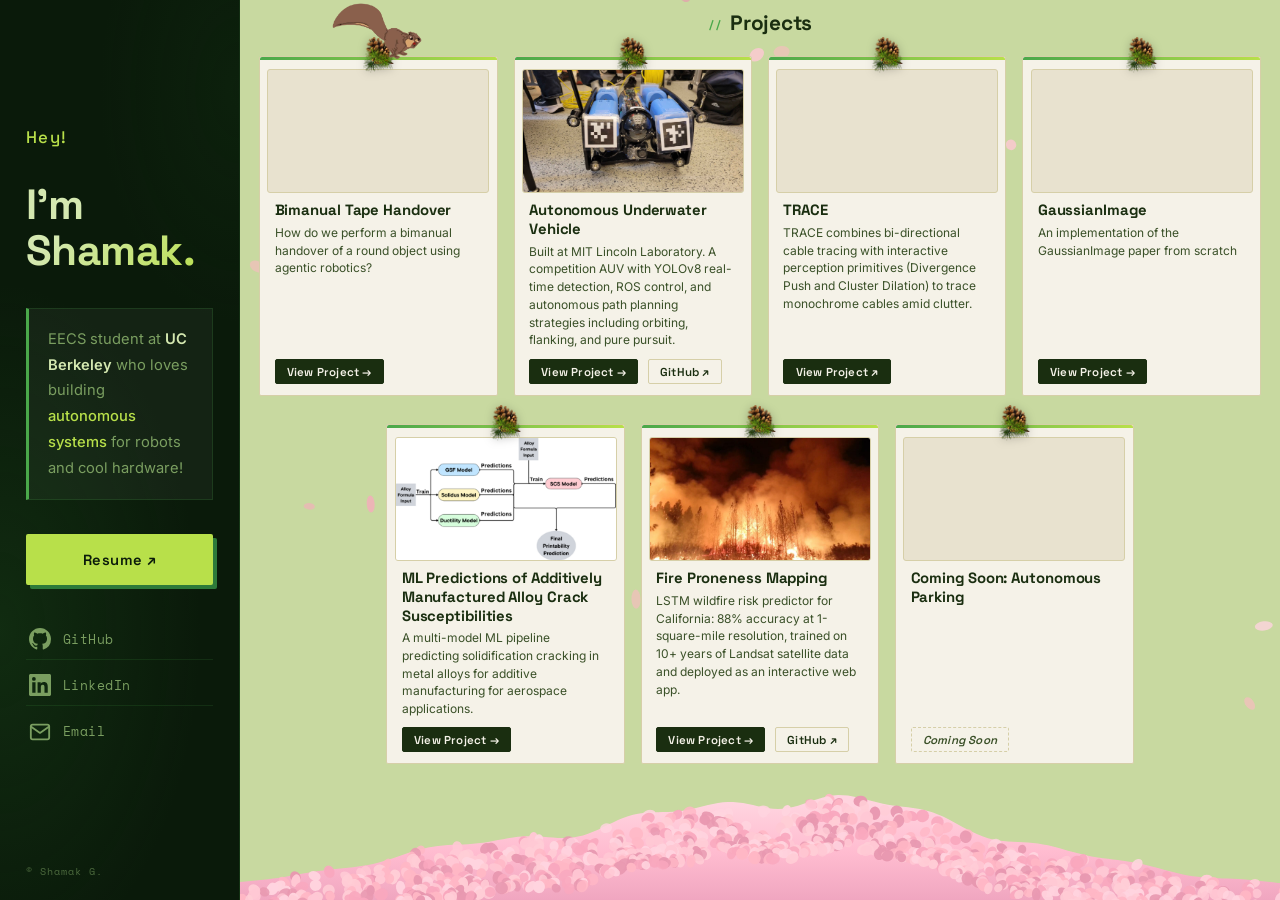
<file: index.html>
<!DOCTYPE html>
<html lang="en">
<head>
  <meta charset="UTF-8">
  <meta name="viewport" content="width=device-width, initial-scale=1.0">
  <meta name="description" content="Shamak G. — EECS student at UC Berkeley who loves building autonomous systems for robots and cool hardware.">
  <meta property="og:title" content="Shamak G. | Portfolio">
  <meta property="og:description" content="EECS student at UC Berkeley — autonomous systems, ML, and hardware.">
  <title>Shamak G. | Portfolio</title>
  <link rel="preconnect" href="https://fonts.googleapis.com">
  <link rel="preconnect" href="https://fonts.gstatic.com" crossorigin>
  <link href="https://fonts.googleapis.com/css2?family=Space+Grotesk:wght@300;400;500;600;700&family=Inter:wght@300;400;500;600&family=Space+Mono:wght@400;700&display=swap" rel="stylesheet">
  <link rel="stylesheet" href="style.css">
</head>
<body>

  <div class="layout">

    <!-- SIDEBAR -->
    <aside id="sidebar">
      <div class="sidebar-inner">
        <p class="greeting">Hey!</p>
        <h1 class="hero-name">I'm Shamak.</h1>
        <div class="bio-card">
          <p>EECS student at <strong>UC Berkeley</strong> who loves building
          <em>autonomous systems</em> for robots and cool hardware!</p>
        </div>
        <div class="sidebar-actions">
          <a href="resume.pdf" target="_blank" rel="noopener" class="btn-pixel">Resume ↗</a>
        </div>
        <div class="social-bar">
          <a href="https://github.com/shamakg" target="_blank" rel="noopener" class="social-icon" aria-label="GitHub">
            <svg width="22" height="22" viewBox="0 0 24 24" fill="currentColor" aria-hidden="true">
              <path d="M12 0C5.37 0 0 5.37 0 12c0 5.31 3.435 9.795 8.205 11.385.6.105.825-.255.825-.57 0-.285-.015-1.23-.015-2.235-3.015.555-3.795-.735-4.035-1.41-.135-.345-.72-1.41-1.23-1.695-.42-.225-1.02-.78-.015-.795.945-.015 1.62.87 1.845 1.23 1.08 1.815 2.805 1.305 3.495.99.105-.78.42-1.305.765-1.605-2.67-.3-5.46-1.335-5.46-5.925 0-1.305.465-2.385 1.23-3.225-.12-.3-.54-1.53.12-3.18 0 0 1.005-.315 3.3 1.23.96-.27 1.98-.405 3-.405s2.04.135 3 .405c2.295-1.56 3.3-1.23 3.3-1.23.66 1.65.24 2.88.12 3.18.765.84 1.23 1.905 1.23 3.225 0 4.605-2.805 5.625-5.475 5.925.435.375.81 1.095.81 2.22 0 1.605-.015 2.895-.015 3.3 0 .315.225.69.825.57A12.02 12.02 0 0 0 24 12c0-6.63-5.37-12-12-12z"/>
            </svg>
            <span class="social-label">GitHub</span>
          </a>
          <a href="https://www.linkedin.com/in/shamakgowda" target="_blank" rel="noopener" class="social-icon" aria-label="LinkedIn">
            <svg width="22" height="22" viewBox="0 0 24 24" fill="currentColor" aria-hidden="true">
              <path d="M20.447 20.452h-3.554v-5.569c0-1.328-.027-3.037-1.852-3.037-1.853 0-2.136 1.445-2.136 2.939v5.667H9.351V9h3.414v1.561h.046c.477-.9 1.637-1.85 3.37-1.85 3.601 0 4.267 2.37 4.267 5.455v6.286zM5.337 7.433a2.062 2.062 0 0 1-2.063-2.065 2.064 2.064 0 1 1 2.063 2.065zm1.782 13.019H3.555V9h3.564v11.452zM22.225 0H1.771C.792 0 0 .774 0 1.729v20.542C0 23.227.792 24 1.771 24h20.451C23.2 24 24 23.227 24 22.271V1.729C24 .774 23.2 0 22.222 0h.003z"/>
            </svg>
            <span class="social-label">LinkedIn</span>
          </a>
          <a href="mailto:shamakg@berkeley.edu" class="social-icon" aria-label="Email">
            <svg width="22" height="22" viewBox="0 0 24 24" fill="none" stroke="currentColor" stroke-width="2" stroke-linecap="round" stroke-linejoin="round" aria-hidden="true">
              <rect x="2" y="4" width="20" height="16" rx="2"/><path d="m22 6-10 7L2 6"/>
            </svg>
            <span class="social-label">Email</span>
          </a>
        </div>
      </div>
      <p class="sidebar-foot">© Shamak G.</p>
    </aside>

    <!-- PROJECTS -->
    <main id="projects">
      <canvas id="petals-canvas"></canvas>
      <div class="projects-container">
        <h2 class="section-heading">
          <span class="heading-deco">// </span>Projects
        </h2>
        <div class="projects-grid" id="projects-grid">
          <!-- Injected by app.js -->
        </div>
      </div>
      <canvas id="squirrel-canvas"></canvas>
    </main>

  </div>

  <script src="app.js"></script>
</body>
</html>
</file>
<file: style.css>
/* ============================================================
   CSS VARIABLES
   ============================================================ */
:root {
  --dark-bg:        #0a1a0a;
  --dark-bg-2:      #122012;
  --projects-bg:    #c8d9a0;
  --card-bg:        #f5f2e8;
  --card-border:    #d6cfa8;

  --lime:           #b8e04a;
  --green:          #4aa84a;
  --green-dark:     #2d7a3a;
  --pink:           #ffb7c5;
  --pink-dark:      #e898b0;

  --text-light:     #d4e8b0;
  --text-muted:     #7a9e60;
  --text-dark:      #1a2e10;
  --text-dark-2:    #3a5028;

  --font-display:   'Space Grotesk', sans-serif;
  --font-body:      'Inter', sans-serif;
  --font-mono:      'Space Mono', monospace;
}

/* ============================================================
   RESET & BASE
   ============================================================ */
*, *::before, *::after { box-sizing: border-box; margin: 0; padding: 0; }

html { scroll-behavior: smooth; }

body {
  font-family: var(--font-body);
  background: var(--dark-bg);
  color: var(--text-light);
  overflow-x: hidden;
}

/* ============================================================
   PAGE LAYOUT — sidebar + projects pane
   ============================================================ */
.layout {
  display: grid;
  grid-template-columns: clamp(240px, 17.5vw, 300px) 1fr;
  height: 100vh;
  height: 100dvh;
}

#sidebar {
  position: relative;
  display: flex;
  flex-direction: column;
  justify-content: space-between;
  padding: 2.4rem 1.6rem 1.3rem;
  background:
    radial-gradient(ellipse 120% 55% at 0% 70%, rgba(30,80,30,0.32) 0%, transparent 70%),
    radial-gradient(ellipse 90% 40% at 100% 10%, rgba(20,55,20,0.22) 0%, transparent 65%),
    var(--dark-bg);
  border-right: 1px solid rgba(74,168,74,0.14);
  overflow-y: auto;
}

.sidebar-inner {
  display: flex;
  flex-direction: column;
  gap: 1.3rem;
  margin: auto 0;          /* vertically centred when there's room */
}

.sidebar-actions { display: flex; gap: 0.8rem; flex-wrap: wrap;
  opacity: 0; animation: fadeInUp 0.7s ease 0.75s forwards; }

.sidebar-foot {
  font-family: var(--font-mono);
  font-size: 0.65rem;
  color: rgba(122,158,96,0.6);
  letter-spacing: 1px;
  margin-top: 1.5rem;
}

.greeting {
  font-family: var(--font-display);
  font-size: 1.1rem;
  font-weight: 500;
  color: var(--lime);
  letter-spacing: 1.5px;
  opacity: 0;
  animation: fadeInUp 0.7s ease 0.15s forwards;
}

.hero-name {
  font-family: var(--font-display);
  font-size: clamp(2.2rem, 3vw, 2.9rem);
  font-weight: 700;
  color: var(--text-light);
  line-height: 1.08;
  letter-spacing: -0.5px;
  opacity: 0;
  animation: fadeInUp 0.7s ease 0.35s forwards;
  background: linear-gradient(135deg, #d4e8b0 30%, #b8e04a 100%);
  -webkit-background-clip: text;
  -webkit-text-fill-color: transparent;
  background-clip: text;
}

.bio-card {
  background: rgba(255,255,255,0.04);
  border: 1px solid rgba(74,168,74,0.18);
  border-left: 3px solid var(--green);
  padding: 1rem 1.15rem;
  opacity: 0;
  animation: fadeInUp 0.7s ease 0.55s forwards;
}

.bio-card p {
  font-family: var(--font-body);
  font-size: 0.9rem;
  line-height: 1.75;
  color: var(--text-muted);
  font-weight: 400;
}

.bio-card strong { color: var(--text-light); font-weight: 600; }
.bio-card em { color: var(--lime); font-style: normal; font-weight: 500; }

/* ---- Primary button ---- */
.btn-pixel {
  display: inline-block;
  font-family: var(--font-display);
  font-size: 0.85rem;
  font-weight: 600;
  letter-spacing: 0.5px;
  color: var(--dark-bg);
  background: var(--lime);
  padding: 0.85rem 1.8rem;
  text-decoration: none;
  border: 2px solid var(--lime);
  border-radius: 2px;
  transition: transform 0.15s ease, box-shadow 0.15s ease, background 0.2s;
  box-shadow: 4px 4px 0 var(--green-dark);
}

.btn-pixel:hover {
  transform: translate(-2px, -2px);
  box-shadow: 6px 6px 0 var(--green-dark);
}

.btn-pixel:active {
  transform: translate(1px, 1px);
  box-shadow: 2px 2px 0 var(--green-dark);
}

/* ---- Ghost button ---- */
.btn-ghost {
  display: inline-block;
  font-family: var(--font-display);
  font-size: 0.85rem;
  font-weight: 600;
  letter-spacing: 0.5px;
  color: var(--lime);
  background: transparent;
  padding: 0.85rem 1.8rem;
  text-decoration: none;
  border: 2px solid rgba(184,224,74,0.4);
  border-radius: 2px;
  transition: border-color 0.2s, background 0.2s, transform 0.15s;
}

.btn-ghost:hover {
  border-color: var(--lime);
  background: rgba(184,224,74,0.08);
  transform: translateY(-2px);
}

/* ---- Social bar ---- */
.social-bar {
  display: flex;
  gap: 1.2rem;
  opacity: 0;
  animation: fadeInUp 0.7s ease 0.95s forwards;
}

.social-icon {
  color: var(--text-muted);
  display: flex;
  align-items: center;
  transition: color 0.2s, transform 0.2s;
}

.social-icon:hover {
  color: var(--lime);
  transform: translateY(-3px);
}

/* ============================================================
   PROJECTS SECTION
   ============================================================ */
#projects {
  position: relative;
  background: var(--projects-bg);
  padding: 2rem 0 3rem;
  overflow-x: hidden;
  overflow-y: auto;        /* safety valve on very short screens */
}

#petals-canvas {
  position: absolute;
  top: 0; left: 0;
  width: 100%; height: 100%;
  pointer-events: none;
  z-index: 1;
}

#squirrel-canvas {
  position: absolute;
  top: 0; left: 0;
  pointer-events: none;
  z-index: 10;
  image-rendering: pixelated;
  image-rendering: crisp-edges;
}

.projects-container {
  position: relative;
  z-index: 2;
  max-width: 1200px;
  margin: 0 auto;
  padding: 0 2.5rem;
}

.section-heading {
  font-family: var(--font-display);
  font-size: clamp(1.6rem, 3vw, 2.2rem);
  font-weight: 700;
  color: var(--text-dark);
  margin-bottom: 2rem;
  text-align: center;
  letter-spacing: -0.3px;
}

.heading-deco {
  font-family: var(--font-mono);
  font-size: 0.55em;
  color: var(--green);
  vertical-align: middle;
  margin-right: 0.2em;
}

/* ---- Project grid ---- */
.projects-grid {
  display: grid;
  grid-template-columns: repeat(3, 1fr);
  gap: 1.8rem 1.8rem;
}

/* ---- Project card ---- */
.project-card {
  position: relative;
  background: var(--card-bg);
  border: 1.5px solid var(--card-border);
  padding: 1.5rem 1.5rem 1.2rem;
  margin-top: 1rem;
  transition: transform 0.25s ease, box-shadow 0.25s ease;
  transform-origin: center top;
  border-radius: 2px;
}

/* ---- Card thumbnail (placeholder image) ---- */
.card-thumb {
  display: block;
  width: 100%;
  aspect-ratio: 25 / 14;
  overflow: hidden;
  border-radius: 3px;
  border: 1px solid var(--card-border);
  margin-bottom: 0.85rem;
  background: #e8e2cf;
  position: relative;
}

.card-thumb img,
.card-thumb video {
  position: absolute;
  inset: 0;
  width: 100%;
  height: 100%;
  object-fit: cover;
  display: block;
  transition: transform 0.35s ease;
}

.project-card:hover .card-thumb img,
.project-card:hover .card-thumb video { transform: scale(1.05); }

.project-card::before {
  content: '';
  position: absolute;
  top: 0; left: 0; right: 0;
  height: 3px;
  background: linear-gradient(90deg, var(--green) 0%, var(--lime) 100%);
  border-radius: 2px 2px 0 0;
}

.project-card:hover {
  transform: translateY(-5px);
  box-shadow: 0 12px 40px rgba(0,0,0,0.12);
}

.project-card.tilting {
  animation: tiltImpact 0.55s ease-out forwards;
}

/* ---- Pinecone pin ---- */
.pinecone {
  position: absolute;
  top: -20px;
  left: 50%;
  transform: translateX(-50%);
  width: 36px;
  height: 36px;
  object-fit: contain;
  z-index: 3;
  filter: drop-shadow(0 2px 5px rgba(0,0,0,0.28));
  transition: transform 0.25s ease;
}

.project-card:hover .pinecone {
  transform: translateX(-50%) rotate(-10deg) scale(1.12);
}

/* ---- Card content ---- */
.project-title {
  font-family: var(--font-display);
  font-size: 1.05rem;
  font-weight: 700;
  color: var(--text-dark);
  line-height: 1.25;
  margin-bottom: 0.45rem;
  letter-spacing: -0.1px;
}

.project-desc {
  font-family: var(--font-body);
  font-size: 0.82rem;
  color: var(--text-dark-2);
  line-height: 1.6;
  margin-bottom: 0.7rem;
  font-weight: 400;
}

.tech-tags {
  display: flex;
  flex-wrap: wrap;
  gap: 0.35rem;
  margin-bottom: 0.75rem;
}

.tech-tag {
  font-family: var(--font-mono);
  font-size: 0.65rem;
  color: var(--green-dark);
  background: rgba(45,122,58,0.1);
  border: 1px solid rgba(45,122,58,0.25);
  padding: 0.25rem 0.55rem;
  border-radius: 2px;
}

.card-links {
  display: flex;
  gap: 0.6rem;
}

.card-link {
  font-family: var(--font-display);
  font-size: 0.75rem;
  font-weight: 600;
  color: var(--text-dark);
  text-decoration: none;
  padding: 0.4rem 0.85rem;
  border: 1.5px solid var(--card-border);
  border-radius: 2px;
  letter-spacing: 0.2px;
  transition: background 0.2s, color 0.2s, border-color 0.2s;
}

.card-link:hover {
  background: var(--text-dark);
  color: var(--card-bg);
  border-color: var(--text-dark);
}

.card-link--primary {
  background: var(--text-dark);
  color: var(--card-bg);
  border-color: var(--text-dark);
}

.card-link--primary:hover {
  background: var(--green-dark);
  border-color: var(--green-dark);
}

.card-link--soon {
  color: var(--text-dark-2);
  background: transparent;
  border-style: dashed;
  cursor: default;
  font-style: italic;
}

/* ============================================================
   KEYFRAME ANIMATIONS
   ============================================================ */
@keyframes fadeInUp {
  from { opacity: 0; transform: translateY(18px); }
  to   { opacity: 1; transform: translateY(0); }
}

@keyframes fadeIn {
  from { opacity: 0; }
  to   { opacity: 1; }
}

@keyframes tiltImpact {
  0%   { transform: translateY(-5px) rotate(0deg); }
  20%  { transform: translateY(-5px) rotate(-3.5deg); }
  45%  { transform: translateY(-5px) rotate(3deg); }
  65%  { transform: translateY(-5px) rotate(-1.5deg); }
  82%  { transform: translateY(-5px) rotate(0.8deg); }
  100% { transform: translateY(-5px) rotate(0deg); }
}

/* ---- Desktop: fit every project card in one view ----
   4 compact columns, last row centred. equalizeCardHeights() in
   app.js gives every card the height of the tallest one. */
@media (min-width: 1101px) {
  #projects { padding: 0.6rem 0 0; }
  .projects-container { max-width: 1520px; padding: 0 1.2rem; }
  .section-heading { font-size: 1.3rem; margin-bottom: 0.3rem; }

  .projects-grid {
    display: flex;
    flex-wrap: wrap;
    justify-content: center;
    gap: 0.75rem 1rem;
  }
  .project-card {
    flex: 0 0 calc((100% - 3 * 1rem) / 4);
    display: flex;
    flex-direction: column;
    padding: 0.75rem 0.9rem 0.7rem;
  }
  /* Thumbnail height is set by equalizeCardHeights() in app.js: it gets
     whatever vertical space is left after the text, so every card fits in
     one view. The aspect ratio matches the JS one as a fallback. */
  .card-thumb { aspect-ratio: 600 / 336; width: calc(100% + 0.9rem); margin: 0 -0.45rem 0.5rem; }
  .project-title {
    font-size: 0.93rem;
    margin-bottom: 0.25rem;
  }
  .project-desc {
    font-size: 0.75rem;
    line-height: 1.48;
    margin-bottom: 0.45rem;
  }
  .card-links { margin-top: auto; }
  .card-link { padding: 0.28rem 0.7rem; font-size: 0.72rem; }
}

/* ---- Desktop sidebar: scale content up to fill the tall panel ---- */
.social-label { display: none; }
@media (min-width: 1101px) {
  .sidebar-inner { gap: clamp(1.3rem, 3.8vh, 2.6rem); }
  .greeting  { font-size: clamp(1.05rem, 1.25vw, 1.4rem); }
  .hero-name { font-size: clamp(2.4rem, 3.3vw, 3.6rem); }
  .bio-card  { padding: clamp(1rem, 2vh, 1.4rem) 1.2rem; }
  .bio-card p { font-size: clamp(0.92rem, 1.05vw, 1.12rem); line-height: 1.75; }

  .sidebar-actions .btn-pixel { width: 100%; text-align: center; padding: 0.9rem 1rem; font-size: 0.92rem; }

  .social-bar { flex-direction: column; gap: 0.35rem; }
  .social-icon {
    gap: 0.75rem;
    padding: 0.55rem 0.2rem;
    border-bottom: 1px solid rgba(74,168,74,0.14);
    font-family: var(--font-mono);
    font-size: 0.8rem;
    letter-spacing: 0.5px;
    text-decoration: none;
  }
  .social-icon:last-child { border-bottom: none; }
  .social-icon:hover { transform: translateX(4px); }
  .social-label { display: inline; }
}

/* ============================================================
   RESPONSIVE — below desktop the sidebar becomes a header and the
   page scrolls normally.
   ============================================================ */
@media (max-width: 1100px) {
  .layout { display: block; height: auto; }

  #sidebar {
    border-right: none;
    border-bottom: 1px solid rgba(74,168,74,0.14);
    padding: 2.6rem 2.5rem 1.6rem;
    overflow: visible;
  }
  .sidebar-inner { max-width: 560px; margin: 0 auto; align-items: flex-start; }
  .sidebar-foot  { display: none; }

  #projects { overflow: hidden; padding-bottom: 6rem; }  /* room for petal pile */
  .projects-grid { grid-template-columns: repeat(2, 1fr); }
}

@media (max-width: 680px) {
  #sidebar { padding: 2.2rem 1.5rem 1.4rem; }
  .hero-name { font-size: 2.3rem; }

  .projects-grid { grid-template-columns: 1fr; }
  .projects-container { padding: 0 1.5rem; }
}
</file>
